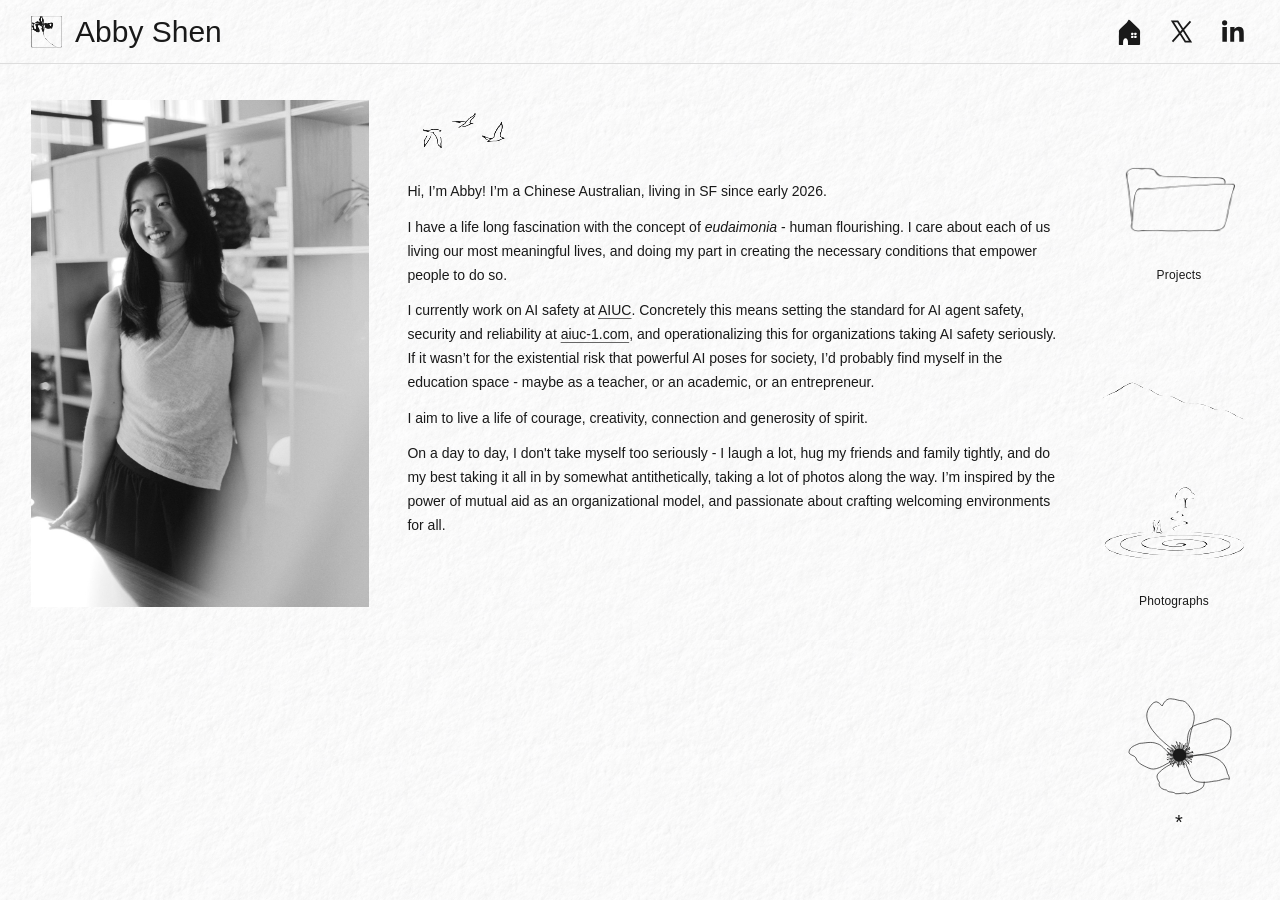
<file: index.html>
<!doctype html>
<html lang="en"><head><meta charset="utf-8"><meta name="viewport" content="width=device-width,initial-scale=1"><meta name="theme-color" content="#191919"><meta name="description" content="Abby Shen. An optimistic existentialist, working in technology, building community, and finding beauty in the everyday."><link rel="canonical" href="https://abbyshen.com/"><meta property="og:type" content="website"><meta property="og:title" content="Abby Shen — A small corner of the internet"><meta property="og:description" content="A small corner of the internet. Technology, community, photographs, and things made out of curiosity."><meta property="og:image" content="https://abbyshen.com/assets/portrait/abby.jpg"><meta property="og:image:alt" content="Abby Shen"><meta property="og:url" content="https://abbyshen.com/"><meta name="twitter:card" content="summary_large_image"><title>Abby Shen — The monochrome edition</title><link rel="icon" href="assets/favicon-flower.png" type="image/png"><link rel="stylesheet" href="styles.css"><script src="desktop-drag.js" defer></script></head>
<body class="home-page"><a class="skip-link" href="#main">Skip to content</a><svg class="palette-filters" aria-hidden="true" focusable="false" xmlns="http://www.w3.org/2000/svg"><defs><filter id="black-ink" color-interpolation-filters="sRGB"><feColorMatrix in="SourceGraphic" type="matrix" values="0 0 0 0 0  0 0 0 0 0  0 0 0 0 0  -0.2126 -0.7152 -0.0722 0 1" result="ink-mask"/><feComposite in="ink-mask" in2="SourceGraphic" operator="in" result="ink-alpha"/><feFlood flood-color="#191919" result="black"/><feComposite in="black" in2="ink-alpha" operator="in"/></filter><filter id="fine-ink" color-interpolation-filters="sRGB"><feColorMatrix in="SourceGraphic" type="matrix" values="0 0 0 0 0  0 0 0 0 0  0 0 0 0 0  -0.2126 -0.7152 -0.0722 0 1" result="ink-mask"/><feComposite in="ink-mask" in2="SourceGraphic" operator="in" result="ink-alpha"/><feMorphology in="ink-alpha" operator="dilate" radius="0.22" result="fine-alpha"/><feFlood flood-color="#191919" result="black"/><feComposite in="black" in2="fine-alpha" operator="in"/></filter><filter id="photo-ink" color-interpolation-filters="sRGB"><feColorMatrix in="SourceGraphic" type="matrix" values="0 0 0 0 0  0 0 0 0 0  0 0 0 0 0  -0.2126 -0.7152 -0.0722 0 1" result="ink-mask"/><feComposite in="ink-mask" in2="SourceGraphic" operator="in" result="ink-alpha"/><feMorphology in="ink-alpha" operator="dilate" radius="0.22" result="fine-alpha"/><feComponentTransfer in="fine-alpha" result="photo-alpha"><feFuncA type="linear" slope="1.5"/></feComponentTransfer><feFlood flood-color="#191919" result="black"/><feComposite in="black" in2="photo-alpha" operator="in"/></filter></defs></svg><header class="topbar"><div class="wordmark"><span class="wordmark-icon" aria-hidden="true"><img src="assets/favicon-flower.png" width="194" height="196" alt=""></span><span class="wordmark-text">Abby Shen</span></div><nav aria-label="Main navigation"><a class="nav-icon home-link" href="index.html" aria-label="Home" title="Home"><img src="assets/icons/home.svg?v=transparent-house" width="30" height="30" alt=""></a><a class="nav-icon x-link" href="https://x.com/abbyshenn" target="_blank" rel="noopener noreferrer" aria-label="Abby on X (opens in a new tab)" title="X"><svg aria-hidden="true" viewBox="0 0 24 24"><path d="M4 3h4.6L20 21h-4.6L4 3ZM20 3 4 21" fill="none" stroke="currentColor" stroke-width="1.65"/></svg></a><a class="nav-icon linkedin-link" href="https://www.linkedin.com/in/abby-shen/" target="_blank" rel="noopener noreferrer" aria-label="Abby on LinkedIn (opens in a new tab)" title="LinkedIn"><svg aria-hidden="true" viewBox="0 0 24 24" fill="currentColor"><path d="M3 8h4v13H3zM5 2a2.3 2.3 0 1 1 0 4.6A2.3 2.3 0 0 1 5 2ZM10 8h3.8v1.8c.7-1.2 1.9-2.1 3.8-2.1 4 0 4.4 2.6 4.4 6V21h-4v-6.5c0-1.6 0-3.5-2.1-3.5s-2.4 1.6-2.4 3.4V21H10Z"/></svg></a></nav></header><main id="main" class="desktop" aria-label="Abby’s desktop">
  <figure class="portrait"><img class="portrait-monochrome" src="assets/portrait/abby.jpg" width="1000" height="1500" alt="Abby smiling beside warm wooden shelves" fetchpriority="high"><img class="portrait-colour" src="assets/portrait/abby-colour.jpg" width="1000" height="1500" alt="" aria-hidden="true" decoding="async"></figure>
  <section class="about-note" aria-label="Introduction">
    <div class="about-heading" aria-hidden="true"><img class="about-birds ink-decoration" src="assets/icons/birds.png" width="376" height="214" alt="" draggable="false"></div>
    <p>Hi, I’m Abby! I’m a Chinese Australian, living in SF since early 2026.</p>
    <p>I have a life long fascination with the concept of <em>eudaimonia</em> - human flourishing. I care about each of us living our most meaningful lives, and doing my part in creating the necessary conditions that empower people to do so.</p>
    <p>I currently work on AI safety at <a href="https://aiuc.com/" target="_blank" rel="noopener noreferrer">AIUC</a>. Concretely this means setting the standard for AI agent safety, security and reliability at <a href="http://aiuc-1.com" target="_blank" rel="noopener noreferrer">aiuc-1.com</a>, and operationalizing this for organizations taking AI safety seriously. If it wasn’t for the existential risk that powerful AI poses for society, I’d probably find myself in the education space - maybe as a teacher, or an academic, or an entrepreneur.</p>
    <p>I aim to live a life of courage, creativity, connection and generosity of spirit.</p>
    <p>On a day to day, I don't take myself too seriously - I laugh a lot, hug my friends and family tightly, and do my best taking it all in by somewhat antithetically, taking a lot of photos along the way. I’m inspired by the power of mutual aid as an organizational model, and passionate about crafting welcoming environments for all.</p>
  </section>
  <div class="movable-icon folder-item"><a class="desktop-item" aria-describedby="icon-instructions" href="projects.html" draggable="false"><img class="source-ink" src="assets/icons/folder-fine.png" alt="" width="252" height="178" draggable="false"><span class="item-label">Projects</span></a></div>
  <div class="movable-icon camera-item"><a class="desktop-item" aria-describedby="icon-instructions" href="photography/" draggable="false"><span class="photo-reveal"><img class="photo-sketch" src="assets/icons/spiral-sketch-simple.png" alt="" width="772" height="1124" draggable="false"><img class="photo-original" src="assets/photos/spiral-garden.jpg" alt="" aria-hidden="true" width="772" height="1124" draggable="false" decoding="async"></span><span class="item-label">Photographs</span></a></div>
  <div class="movable-icon lamp-item"><a class="desktop-item" aria-describedby="icon-instructions" href="private.html" draggable="false"><img class="private-flower" src="assets/icons/private-flower.svg" alt="" width="160" height="160" draggable="false"><span class="item-label">*</span></a></div>

  <p class="sr-only" id="icon-instructions">Drag to move. With keyboard focus, use arrow keys to move, Escape to reset, or Enter to open.</p>
  <p class="sr-only" id="desktop-status" aria-live="polite"></p>
</main></body></html>
</file>
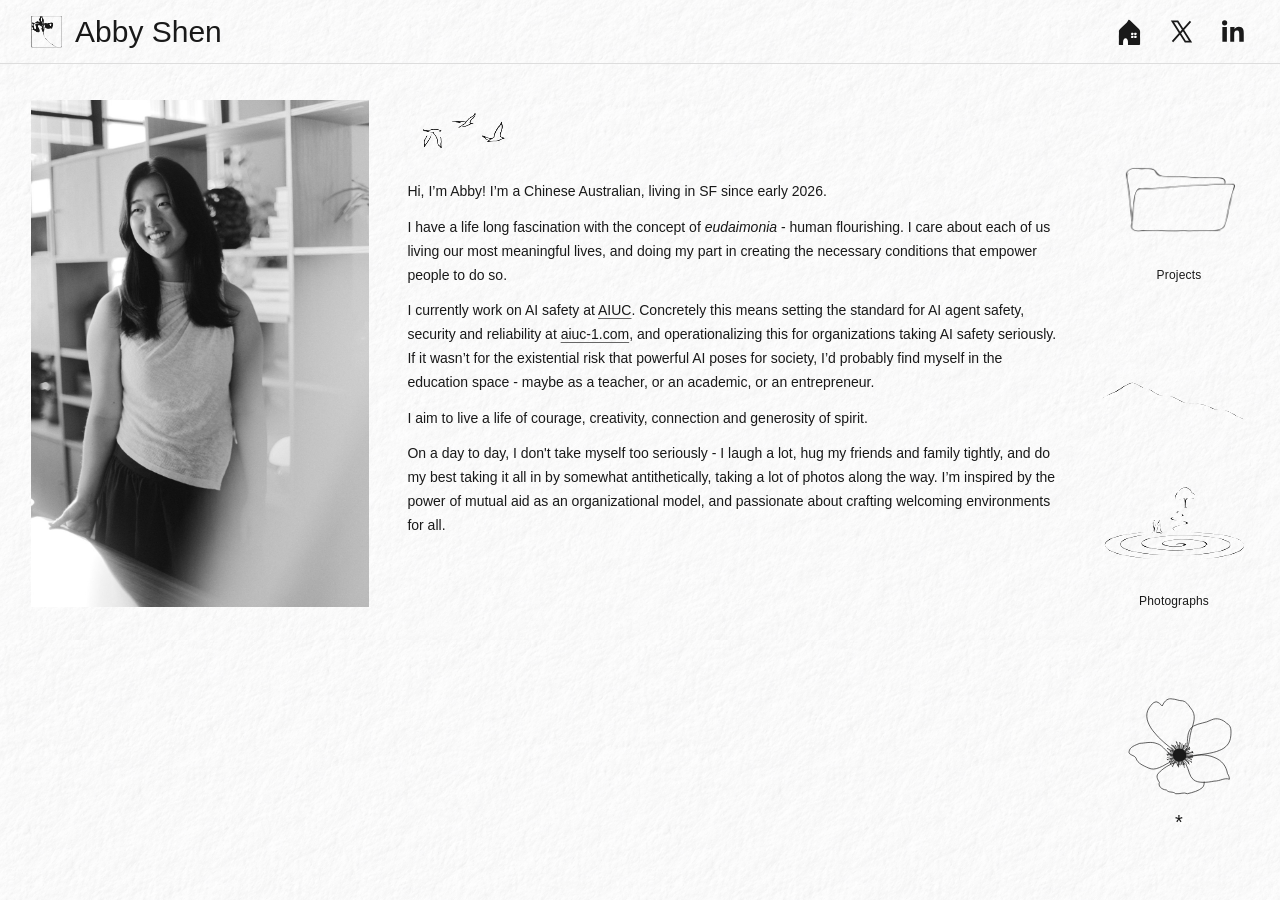
<file: home/index.html>
<!doctype html><html lang="en"><head><meta charset="utf-8"><meta name="viewport" content="width=device-width,initial-scale=1"><meta http-equiv="refresh" content="0;url=../index.html"><meta name="robots" content="noindex"><title>Abby Shen</title></head><body><p><a href="../index.html">Continue to Abby’s website</a>.</p></body></html>
</file>
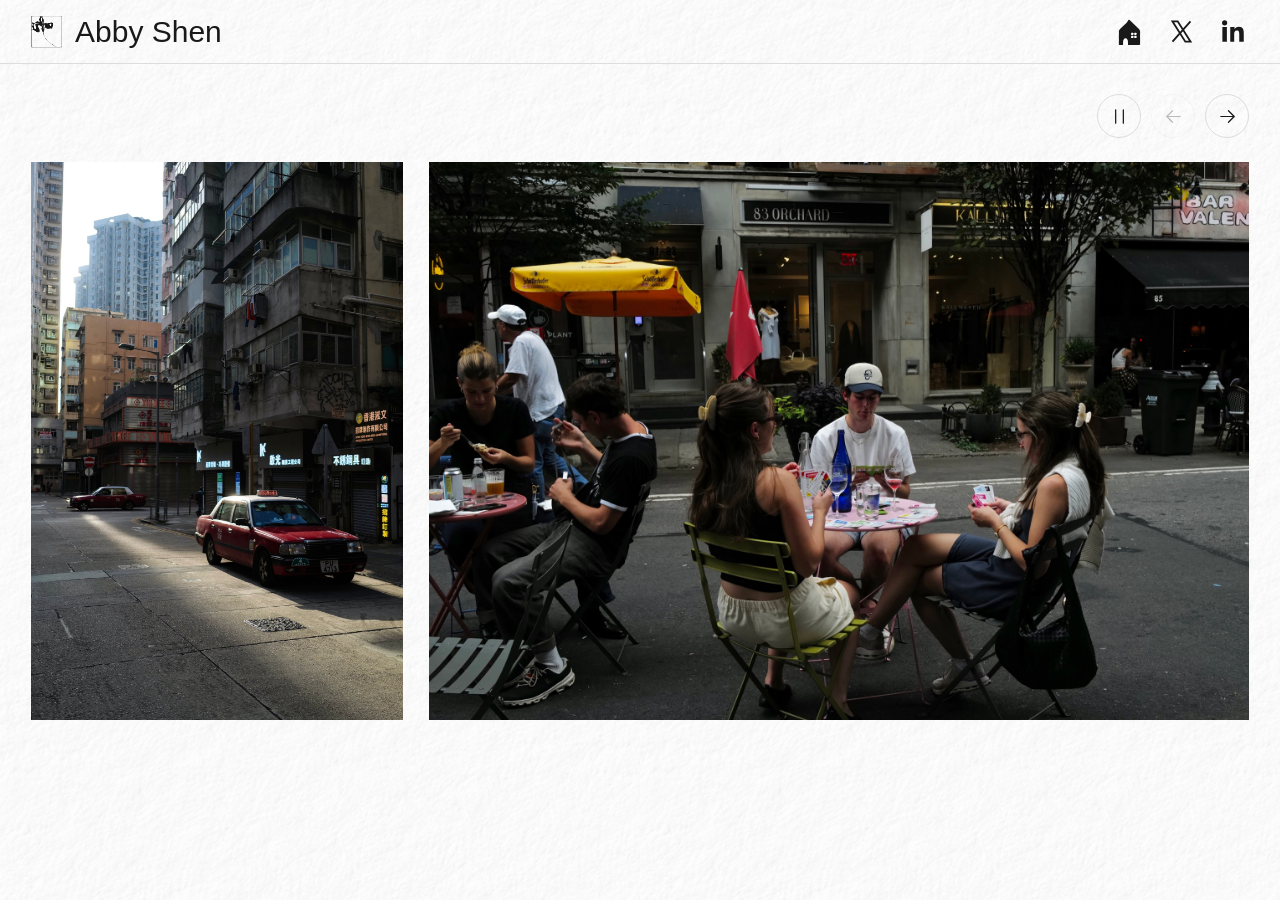
<file: photography/index.html>
<!doctype html>
<html lang="en"><head><meta charset="utf-8"><meta name="viewport" content="width=device-width,initial-scale=1"><meta name="theme-color" content="#191919"><meta name="description" content="Abby Shen. An optimistic existentialist, working in technology, building community, and finding beauty in the everyday."><link rel="canonical" href="https://abbyshen.com/photography/"><meta property="og:type" content="website"><meta property="og:title" content="Photographs — Abby Shen"><meta property="og:description" content="A small corner of the internet. Technology, community, photographs, and things made out of curiosity."><meta property="og:image" content="https://abbyshen.com/assets/portrait/abby.jpg"><meta property="og:image:alt" content="Abby Shen"><meta property="og:url" content="https://abbyshen.com/photography/"><meta name="twitter:card" content="summary_large_image"><title>Photographs — Abby Shen</title><link rel="icon" href="../assets/favicon-flower.png" type="image/png"><link rel="stylesheet" href="../styles.css"><script src="../photo-carousel.js" defer></script></head>
<body class="photography-page"><a class="skip-link" href="#main">Skip to content</a><svg class="palette-filters" aria-hidden="true" focusable="false" xmlns="http://www.w3.org/2000/svg"><defs><filter id="black-ink" color-interpolation-filters="sRGB"><feColorMatrix in="SourceGraphic" type="matrix" values="0 0 0 0 0  0 0 0 0 0  0 0 0 0 0  -0.2126 -0.7152 -0.0722 0 1" result="ink-mask"/><feComposite in="ink-mask" in2="SourceGraphic" operator="in" result="ink-alpha"/><feFlood flood-color="#191919" result="black"/><feComposite in="black" in2="ink-alpha" operator="in"/></filter><filter id="fine-ink" color-interpolation-filters="sRGB"><feColorMatrix in="SourceGraphic" type="matrix" values="0 0 0 0 0  0 0 0 0 0  0 0 0 0 0  -0.2126 -0.7152 -0.0722 0 1" result="ink-mask"/><feComposite in="ink-mask" in2="SourceGraphic" operator="in" result="ink-alpha"/><feMorphology in="ink-alpha" operator="dilate" radius="0.22" result="fine-alpha"/><feFlood flood-color="#191919" result="black"/><feComposite in="black" in2="fine-alpha" operator="in"/></filter></defs></svg><header class="topbar"><div class="wordmark"><span class="wordmark-icon" aria-hidden="true"><img src="../assets/favicon-flower.png" width="194" height="196" alt=""></span><span class="wordmark-text">Abby Shen</span></div><nav aria-label="Main navigation"><a class="nav-icon home-link" href="../index.html" aria-label="Home" title="Home"><img src="../assets/icons/home.svg?v=transparent-house" width="30" height="30" alt=""></a><a class="nav-icon x-link" href="https://x.com/abbyshenn" target="_blank" rel="noopener noreferrer" aria-label="Abby on X (opens in a new tab)" title="X"><svg aria-hidden="true" viewBox="0 0 24 24"><path d="M4 3h4.6L20 21h-4.6L4 3ZM20 3 4 21" fill="none" stroke="currentColor" stroke-width="1.65"/></svg></a><a class="nav-icon linkedin-link" href="https://www.linkedin.com/in/abby-shen/" target="_blank" rel="noopener noreferrer" aria-label="Abby on LinkedIn (opens in a new tab)" title="LinkedIn"><svg aria-hidden="true" viewBox="0 0 24 24" fill="currentColor"><path d="M3 8h4v13H3zM5 2a2.3 2.3 0 1 1 0 4.6A2.3 2.3 0 0 1 5 2ZM10 8h3.8v1.8c.7-1.2 1.9-2.1 3.8-2.1 4 0 4.4 2.6 4.4 6V21h-4v-6.5c0-1.6 0-3.5-2.1-3.5s-2.4 1.6-2.4 3.4V21H10Z"/></svg></a></nav></header><main id="main" class="photo-carousel-page">
  <section class="photo-carousel" aria-label="Favourite photographs" aria-roledescription="carousel">
    <div class="carousel-toolbar">
      <div class="carousel-controls" hidden>
        <button type="button" class="carousel-playback" aria-label="Pause slideshow" title="Pause slideshow" aria-controls="photo-track"><svg viewBox="0 0 24 24" aria-hidden="true"><path class="playback-pause" d="M8 5v14M16 5v14"/><path class="playback-play" d="m8 5 11 7-11 7Z"/></svg></button>
        <button type="button" class="carousel-previous" aria-label="Previous photograph" aria-controls="photo-track" disabled><svg viewBox="0 0 24 24" aria-hidden="true"><path d="M19 12H5m6-6-6 6 6 6"/></svg></button>
        <button type="button" class="carousel-next" aria-label="Next photograph" aria-controls="photo-track"><svg viewBox="0 0 24 24" aria-hidden="true"><path d="M5 12h14m-6-6 6 6-6 6"/></svg></button>
      </div>
    </div>
    <p id="carousel-instructions" class="sr-only">Photos advance automatically every 3 seconds. Use the pause button to stop or resume the slideshow. Swipe or scroll horizontally to explore. Use the previous and next buttons, or the left and right arrow keys. Home returns to the first photograph and End moves to the last.</p>
    <div id="photo-track" class="photo-track" tabindex="0" aria-label="Favourite photographs" aria-describedby="carousel-instructions">
    <figure class="photo-slide" role="group" aria-roledescription="slide" aria-label="1 of 11" tabindex="0" style="--photo-ratio:0.6670000">
      <img src="../assets/photos/favourites/do01090637.jpg" width="1334" height="2000" alt="Red taxis on a sunlit street between tall apartment buildings." fetchpriority="high" decoding="async" draggable="false">
    </figure>
    <figure class="photo-slide" role="group" aria-roledescription="slide" aria-label="2 of 11" tabindex="0" style="--photo-ratio:1.4992504">
      <img src="../assets/photos/favourites/do01230492.jpg" width="2000" height="1334" alt="Friends play cards around a small pink table outside a café." loading="lazy" decoding="async" draggable="false">
    </figure>
    <figure class="photo-slide" role="group" aria-roledescription="slide" aria-label="3 of 11" tabindex="0" style="--photo-ratio:1.4992504">
      <img src="../assets/photos/favourites/do01220968.jpg" width="2000" height="1334" alt="A group of friends laughs together at a sunny outdoor gathering near a forest." loading="lazy" decoding="async" draggable="false">
    </figure>
    <figure class="photo-slide" role="group" aria-roledescription="slide" aria-label="4 of 11" tabindex="0" style="--photo-ratio:1.4992504">
      <img src="../assets/photos/favourites/do01130754.jpg" width="2000" height="1334" alt="Hands surround a blue mahjong table, with tiles, banknotes and red counters." loading="lazy" decoding="async" draggable="false">
    </figure>
    <figure class="photo-slide" role="group" aria-roledescription="slide" aria-label="5 of 11" tabindex="0" style="--photo-ratio:1.4992504">
      <img src="../assets/photos/favourites/do01130972.jpg" width="2000" height="1334" alt="People sit beneath coats hanging on a wall, casting long shadows in the afternoon sun." loading="lazy" decoding="async" draggable="false">
    </figure>
    <figure class="photo-slide" role="group" aria-roledescription="slide" aria-label="6 of 11" tabindex="0" style="--photo-ratio:1.4992504">
      <img src="../assets/photos/favourites/do01230378.jpg" width="2000" height="1334" alt="Two women cross a broad city street in bright sunshine." loading="lazy" decoding="async" draggable="false">
    </figure>
    <figure class="photo-slide" role="group" aria-roledescription="slide" aria-label="7 of 11" tabindex="0" style="--photo-ratio:1.4992504">
      <img src="../assets/photos/favourites/do01230161.jpg" width="2000" height="1334" alt="Two couples dance on an outdoor floor beside a green park." loading="lazy" decoding="async" draggable="false">
    </figure>
    <figure class="photo-slide" role="group" aria-roledescription="slide" aria-label="8 of 11" tabindex="0" style="--photo-ratio:1.4992504">
      <img src="../assets/photos/favourites/do01160724.jpg" width="2000" height="1334" alt="A patch of sunlight falls across blue tiles and a fish decoration beside a quiet shop doorway." loading="lazy" decoding="async" draggable="false">
    </figure>
    <figure class="photo-slide" role="group" aria-roledescription="slide" aria-label="9 of 11" tabindex="0" style="--photo-ratio:0.6670000">
      <img src="../assets/photos/favourites/do01160281.jpg" width="1334" height="2000" alt="Layers of hazy mountains at sunset, with a dark rocky ridge and lone trees in the foreground." loading="lazy" decoding="async" draggable="false">
    </figure>
    <figure class="photo-slide" role="group" aria-roledescription="slide" aria-label="10 of 11" tabindex="0" style="--photo-ratio:1.4981273">
      <img src="../assets/photos/favourites/do01110296.jpg" width="2000" height="1335" alt="An older woman in blue looks back inside a room covered with colourful posters." loading="lazy" decoding="async" draggable="false">
    </figure>
    <figure class="photo-slide" role="group" aria-roledescription="slide" aria-label="11 of 11" tabindex="0" style="--photo-ratio:0.6670000">
      <img src="../assets/photos/favourites/do01100046.jpg" width="1334" height="2000" alt="Incense smoke drifts in front of an ornate temple gateway with a circular opening." loading="lazy" decoding="async" draggable="false">
    </figure>
    </div>
  </section>
</main></body></html>
</file>
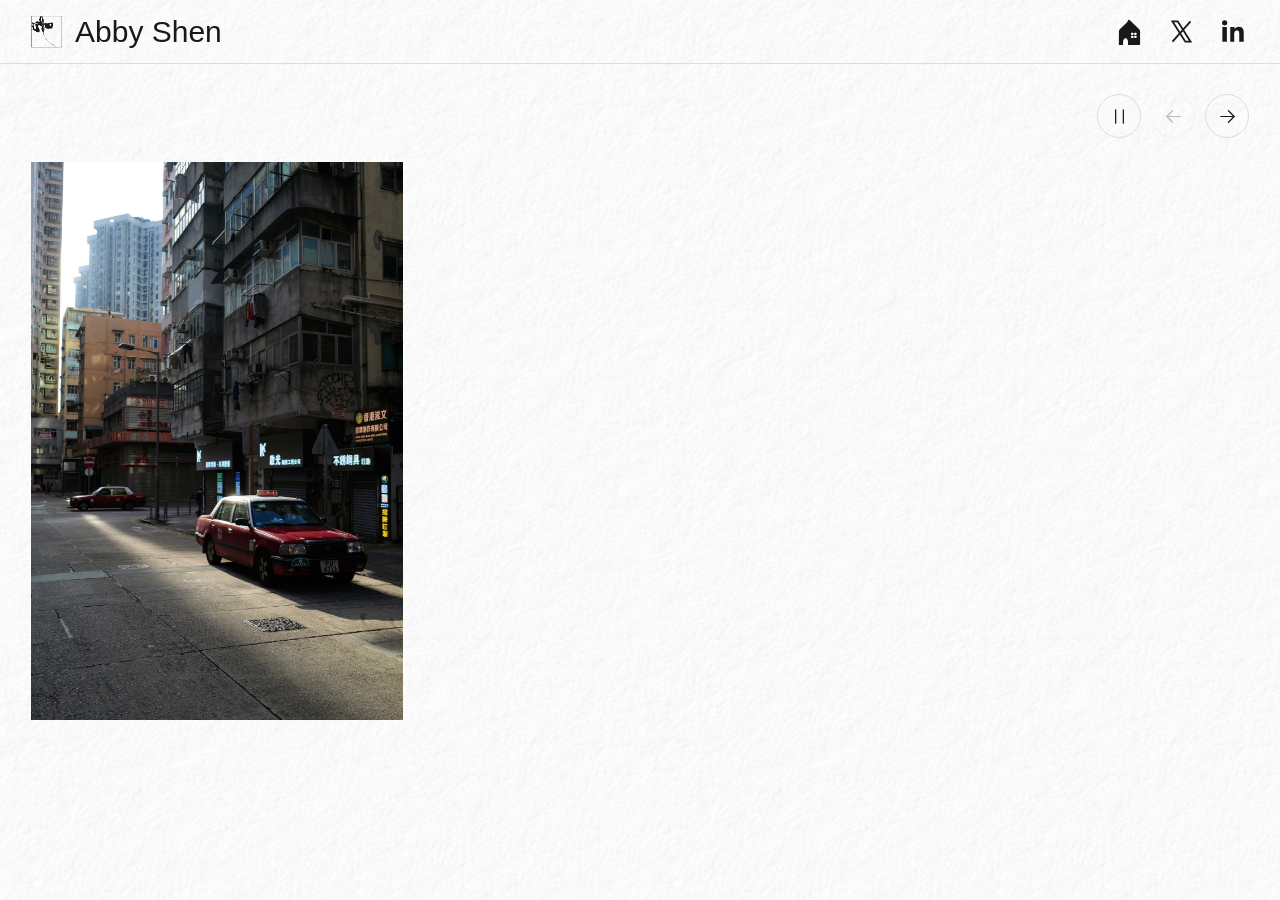
<file: photography/china-2019/index.html>
<!doctype html><html lang="en"><head><meta charset="utf-8"><meta name="viewport" content="width=device-width,initial-scale=1"><meta http-equiv="refresh" content="0;url=../"><meta name="robots" content="noindex"><title>Abby Shen</title></head><body><p><a href="../">Continue to Abby’s website</a>.</p></body></html>
</file>
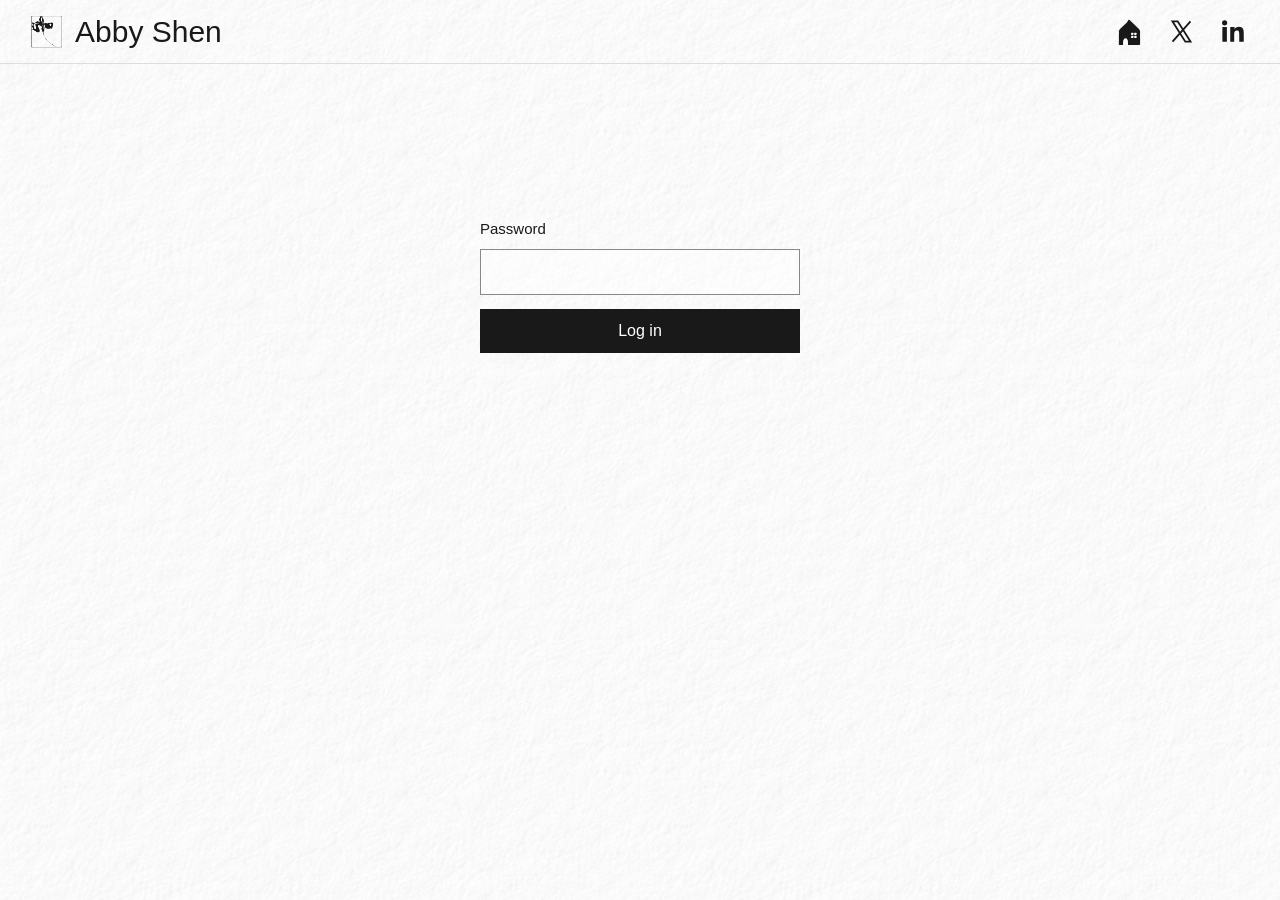
<file: private.html>
<!doctype html>
<html lang="en"><head><meta charset="utf-8"><meta name="viewport" content="width=device-width,initial-scale=1"><meta name="theme-color" content="#191919"><meta name="description" content="Abby Shen. An optimistic existentialist, working in technology, building community, and finding beauty in the everyday."><link rel="canonical" href="https://abbyshen.com/private.html"><meta property="og:type" content="website"><meta property="og:title" content="* — Abby Shen"><meta property="og:description" content="A small corner of the internet. Technology, community, photographs, and things made out of curiosity."><meta property="og:image" content="https://abbyshen.com/assets/portrait/abby.jpg"><meta property="og:image:alt" content="Abby Shen"><meta property="og:url" content="https://abbyshen.com/private.html"><meta name="twitter:card" content="summary_large_image"><title>* — Abby Shen</title><link rel="icon" href="assets/favicon-flower.png" type="image/png"><link rel="stylesheet" href="styles.css"><script src="private-access.js" defer></script></head>
<body class=""><a class="skip-link" href="#main">Skip to content</a><svg class="palette-filters" aria-hidden="true" focusable="false" xmlns="http://www.w3.org/2000/svg"><defs><filter id="black-ink" color-interpolation-filters="sRGB"><feColorMatrix in="SourceGraphic" type="matrix" values="0 0 0 0 0  0 0 0 0 0  0 0 0 0 0  -0.2126 -0.7152 -0.0722 0 1" result="ink-mask"/><feComposite in="ink-mask" in2="SourceGraphic" operator="in" result="ink-alpha"/><feFlood flood-color="#191919" result="black"/><feComposite in="black" in2="ink-alpha" operator="in"/></filter><filter id="fine-ink" color-interpolation-filters="sRGB"><feColorMatrix in="SourceGraphic" type="matrix" values="0 0 0 0 0  0 0 0 0 0  0 0 0 0 0  -0.2126 -0.7152 -0.0722 0 1" result="ink-mask"/><feComposite in="ink-mask" in2="SourceGraphic" operator="in" result="ink-alpha"/><feMorphology in="ink-alpha" operator="dilate" radius="0.22" result="fine-alpha"/><feFlood flood-color="#191919" result="black"/><feComposite in="black" in2="fine-alpha" operator="in"/></filter></defs></svg><header class="topbar"><div class="wordmark"><span class="wordmark-icon" aria-hidden="true"><img src="assets/favicon-flower.png" width="194" height="196" alt=""></span><span class="wordmark-text">Abby Shen</span></div><nav aria-label="Main navigation"><a class="nav-icon home-link" href="index.html" aria-label="Home" title="Home"><img src="assets/icons/home.svg?v=transparent-house" width="30" height="30" alt=""></a><a class="nav-icon x-link" href="https://x.com/abbyshenn" target="_blank" rel="noopener noreferrer" aria-label="Abby on X (opens in a new tab)" title="X"><svg aria-hidden="true" viewBox="0 0 24 24"><path d="M4 3h4.6L20 21h-4.6L4 3ZM20 3 4 21" fill="none" stroke="currentColor" stroke-width="1.65"/></svg></a><a class="nav-icon linkedin-link" href="https://www.linkedin.com/in/abby-shen/" target="_blank" rel="noopener noreferrer" aria-label="Abby on LinkedIn (opens in a new tab)" title="LinkedIn"><svg aria-hidden="true" viewBox="0 0 24 24" fill="currentColor"><path d="M3 8h4v13H3zM5 2a2.3 2.3 0 1 1 0 4.6A2.3 2.3 0 0 1 5 2ZM10 8h3.8v1.8c.7-1.2 1.9-2.1 3.8-2.1 4 0 4.4 2.6 4.4 6V21h-4v-6.5c0-1.6 0-3.5-2.1-3.5s-2.4 1.6-2.4 3.4V21H10Z"/></svg></a></nav></header><main id="main" class="inside-page private-page">
  <section class="private-intro" aria-label="Login">
    <div id="private-gate">
      <form id="private-login" class="password-form">
        <label for="private-password">Password</label>
        <input id="private-password" name="password" type="password" autocomplete="current-password" autocapitalize="none" spellcheck="false" required aria-describedby="private-status">
        <button id="private-submit" type="submit">Log in</button>
        <p id="private-status" class="password-status" role="status" aria-live="polite" aria-atomic="true"></p>
      </form>
      <noscript><p class="gate-intro">Please enable JavaScript to log in.</p></noscript>
    </div>
    <div id="private-unlocked" hidden>
      <div id="private-content"></div>
      <button id="private-lock" class="lock-corner" type="button">Log out</button>
    </div>
  </section>
</main></body></html>
</file>
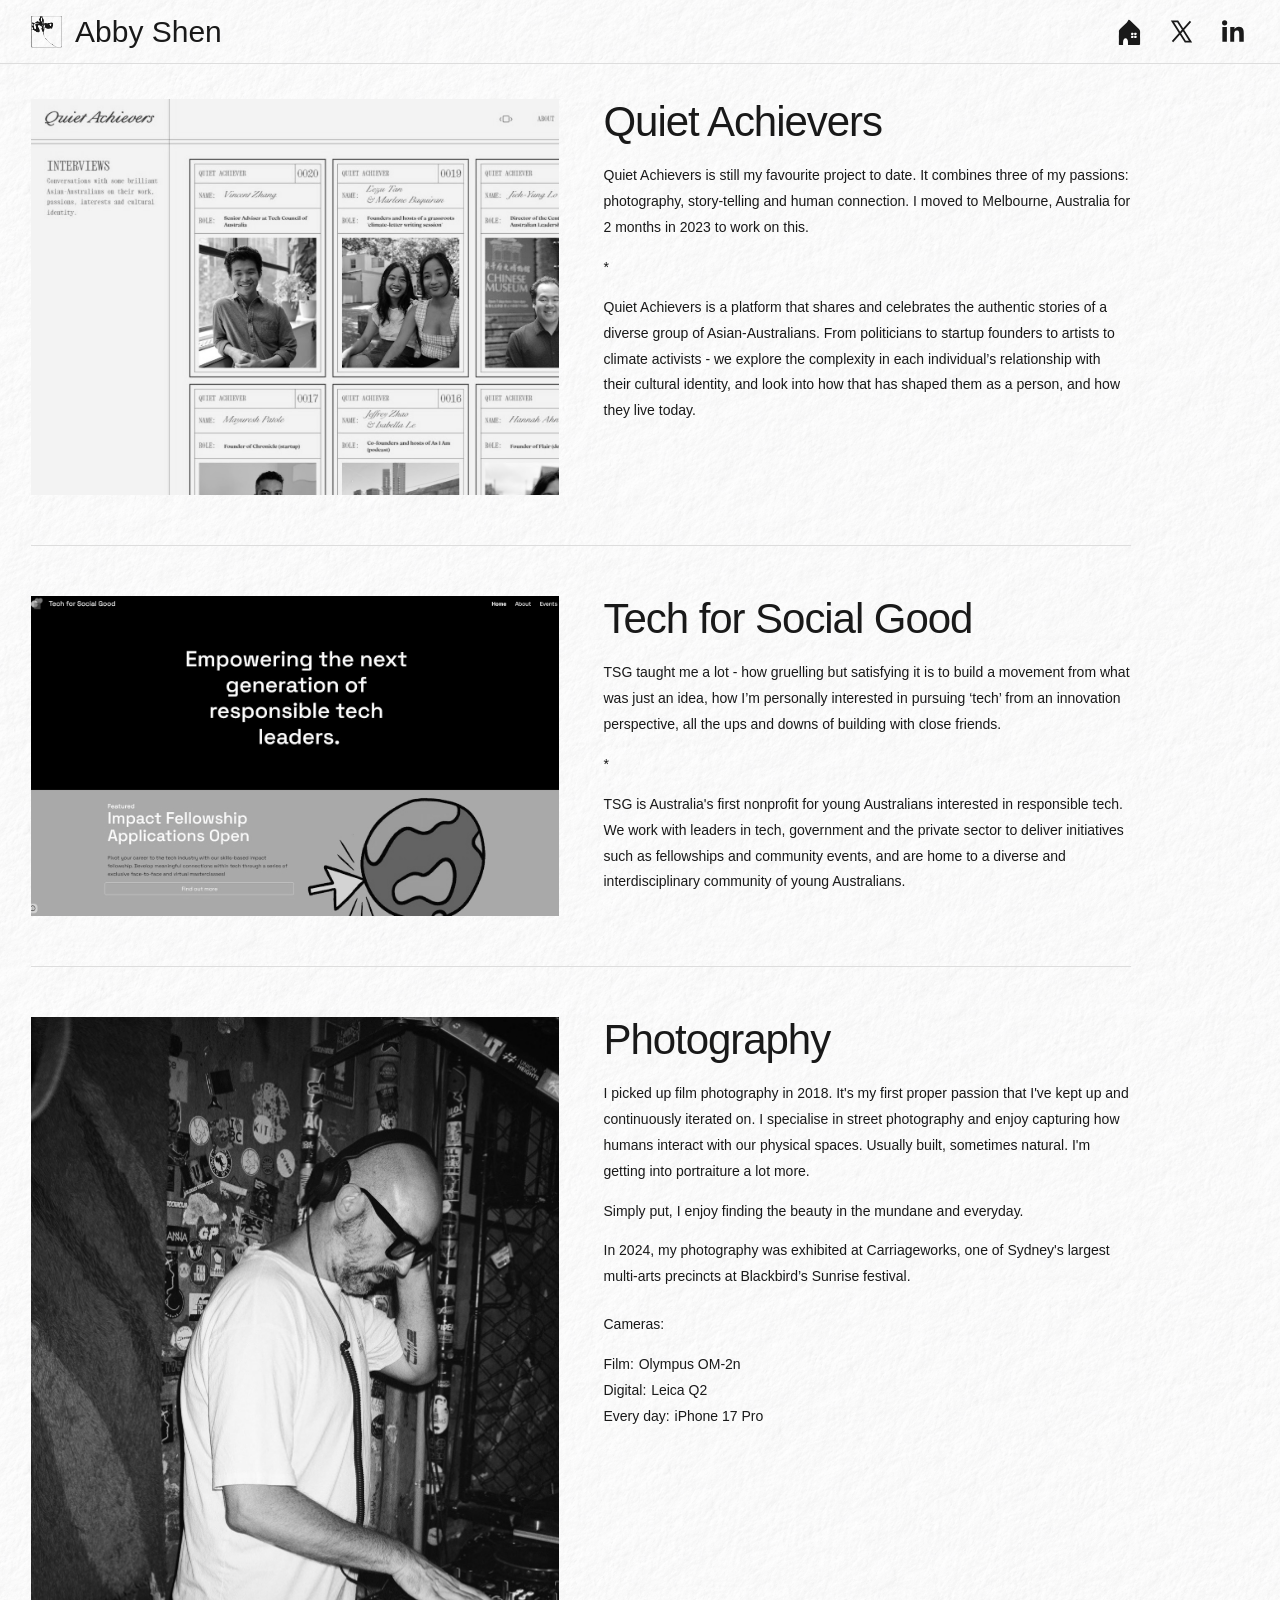
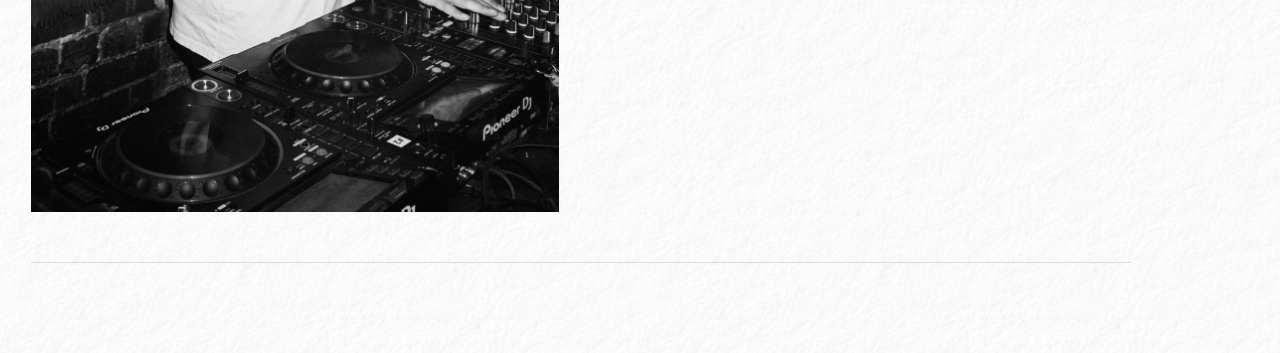
<file: projects.html>
<!doctype html>
<html lang="en"><head><meta charset="utf-8"><meta name="viewport" content="width=device-width,initial-scale=1"><meta name="theme-color" content="#191919"><meta name="description" content="Abby Shen. An optimistic existentialist, working in technology, building community, and finding beauty in the everyday."><link rel="canonical" href="https://abbyshen.com/projects.html"><meta property="og:type" content="website"><meta property="og:title" content="Projects — Abby Shen"><meta property="og:description" content="A small corner of the internet. Technology, community, photographs, and things made out of curiosity."><meta property="og:image" content="https://abbyshen.com/assets/portrait/abby.jpg"><meta property="og:image:alt" content="Abby Shen"><meta property="og:url" content="https://abbyshen.com/projects.html"><meta name="twitter:card" content="summary_large_image"><title>Projects — Abby Shen</title><link rel="icon" href="assets/favicon-flower.png" type="image/png"><link rel="stylesheet" href="styles.css"></head>
<body class=""><a class="skip-link" href="#main">Skip to content</a><svg class="palette-filters" aria-hidden="true" focusable="false" xmlns="http://www.w3.org/2000/svg"><defs><filter id="black-ink" color-interpolation-filters="sRGB"><feColorMatrix in="SourceGraphic" type="matrix" values="0 0 0 0 0  0 0 0 0 0  0 0 0 0 0  -0.2126 -0.7152 -0.0722 0 1" result="ink-mask"/><feComposite in="ink-mask" in2="SourceGraphic" operator="in" result="ink-alpha"/><feFlood flood-color="#191919" result="black"/><feComposite in="black" in2="ink-alpha" operator="in"/></filter><filter id="fine-ink" color-interpolation-filters="sRGB"><feColorMatrix in="SourceGraphic" type="matrix" values="0 0 0 0 0  0 0 0 0 0  0 0 0 0 0  -0.2126 -0.7152 -0.0722 0 1" result="ink-mask"/><feComposite in="ink-mask" in2="SourceGraphic" operator="in" result="ink-alpha"/><feMorphology in="ink-alpha" operator="dilate" radius="0.22" result="fine-alpha"/><feFlood flood-color="#191919" result="black"/><feComposite in="black" in2="fine-alpha" operator="in"/></filter></defs></svg><header class="topbar"><div class="wordmark"><span class="wordmark-icon" aria-hidden="true"><img src="assets/favicon-flower.png" width="194" height="196" alt=""></span><span class="wordmark-text">Abby Shen</span></div><nav aria-label="Main navigation"><a class="nav-icon home-link" href="index.html" aria-label="Home" title="Home"><img src="assets/icons/home.svg?v=transparent-house" width="30" height="30" alt=""></a><a class="nav-icon x-link" href="https://x.com/abbyshenn" target="_blank" rel="noopener noreferrer" aria-label="Abby on X (opens in a new tab)" title="X"><svg aria-hidden="true" viewBox="0 0 24 24"><path d="M4 3h4.6L20 21h-4.6L4 3ZM20 3 4 21" fill="none" stroke="currentColor" stroke-width="1.65"/></svg></a><a class="nav-icon linkedin-link" href="https://www.linkedin.com/in/abby-shen/" target="_blank" rel="noopener noreferrer" aria-label="Abby on LinkedIn (opens in a new tab)" title="LinkedIn"><svg aria-hidden="true" viewBox="0 0 24 24" fill="currentColor"><path d="M3 8h4v13H3zM5 2a2.3 2.3 0 1 1 0 4.6A2.3 2.3 0 0 1 5 2ZM10 8h3.8v1.8c.7-1.2 1.9-2.1 3.8-2.1 4 0 4.4 2.6 4.4 6V21h-4v-6.5c0-1.6 0-3.5-2.1-3.5s-2.4 1.6-2.4 3.4V21H10Z"/></svg></a></nav></header><main id="main" class="inside-page projects-page" aria-label="Projects"><div class="projects-list">
  <article aria-labelledby="quiet-achievers-title">
    <a class="project-picture" href="https://www.quietachievers.au/" target="_blank" rel="noopener noreferrer" aria-label="Visit Quiet Achievers (opens in a new tab)"><img src="assets/projects/quiet-achievers.jpg" alt="Quiet Achievers: portraits and interviews with Asian-Australians" width="1280" height="961" loading="lazy"></a>
    <div>
      <h2 id="quiet-achievers-title">Quiet Achievers</h2>
      <p>Quiet Achievers is still my favourite project to date. It combines three of my passions: photography, story-telling and human connection. I moved to Melbourne, Australia for 2 months in 2023 to work on this.</p>
      <p aria-hidden="true">*</p>
      <p>Quiet Achievers is a platform that shares and celebrates the authentic stories of a diverse group of Asian-Australians. From politicians to startup founders to artists to climate activists - we explore the complexity in each individual’s relationship with their cultural identity, and look into how that has shaped them as a person, and how they live today.</p>
    </div>
  </article>
  <article aria-labelledby="tsg-title">
    <figure class="project-picture" tabindex="0"><img src="assets/projects/tech-for-social-good.jpg" alt="Tech for Social Good: empowering the next generation of responsible tech leaders" width="1280" height="776" loading="lazy"></figure>
    <div>
      <h2 id="tsg-title">Tech for Social Good</h2>
      <p>TSG taught me a lot - how gruelling but satisfying it is to build a movement from what was just an idea, how I’m personally interested in pursuing ‘tech’ from an innovation perspective, all the ups and downs of building with close friends.</p>
      <p aria-hidden="true">*</p>
      <p>TSG is Australia's first nonprofit for young Australians interested in responsible tech. We work with leaders in tech, government and the private sector to deliver initiatives such as fellowships and community events, and are home to a diverse and interdisciplinary community of young Australians.</p>
    </div>
  </article>
  <article aria-labelledby="photography-title">
    <a class="project-picture" href="photography/" aria-label="View photographs"><img src="assets/projects/photography.jpg" alt="A DJ wearing sunglasses and headphones at a mixing desk" width="1061" height="1600" loading="lazy"></a>
    <div>
      <h2 id="photography-title">Photography</h2>
      <p>I picked up film photography in 2018. It's my first proper passion that I've kept up and continuously iterated on. I specialise in street photography and enjoy capturing how humans interact with our physical spaces. Usually built, sometimes natural. I'm getting into portraiture a lot more.</p>
      <p>Simply put, I enjoy finding the beauty in the mundane and everyday.</p>
      <p>In 2024, my photography was exhibited at Carriageworks, one of Sydney's largest multi-arts precincts at Blackbird’s Sunrise festival.</p>
      <div class="camera-notes"><p>Cameras:</p><dl><div><dt>Film:</dt><dd>Olympus OM-2n</dd></div><div><dt>Digital:</dt><dd>Leica Q2</dd></div><div><dt>Every day:</dt><dd>iPhone 17 Pro</dd></div></dl></div>
    </div>
  </article>
</div></main></body></html>
</file>
<file: styles.css>
:root{--paper:#ffffff;--ink:#191919;--accent:#191919;--muted:#666666;--line:#dddddd;--font:Helvetica,Arial,sans-serif;--serif:var(--font);--sans:var(--font)}*{box-sizing:border-box}html{background:var(--paper);color:var(--ink)}body{margin:0;font:16px/1.65 var(--sans);-webkit-font-smoothing:antialiased;font-synthesis:none}a{color:inherit;text-decoration:none}img{display:block;max-width:100%;height:auto}figure,h1,h2,p{margin:0}button,input,select,textarea{font:inherit}button,a{-webkit-tap-highlight-color:transparent}::selection{background:#e5e5e5;color:var(--ink)}a:focus-visible{outline:2px solid var(--accent);outline-offset:7px}.skip-link{position:fixed;left:16px;top:-100px;background:var(--ink);color:var(--paper);padding:10px 18px;z-index:100}.skip-link:focus{top:12px}.topbar{height:64px;background:var(--accent);color:var(--paper);display:flex;align-items:center;justify-content:space-between;padding:0 31px;gap:30px}.wordmark{font:30px/1 var(--serif);letter-spacing:-.025em}.topbar nav{display:flex;align-items:center;gap:20px}.nav-icon{display:grid;place-items:center;width:32px;height:38px;transition:opacity .2s}.nav-icon:hover{opacity:.65}.nav-icon svg{display:block;width:27px;height:27px}.nav-icon img{width:30px;height:30px}.linkedin-link{font:700 29px/1 var(--font);letter-spacing:-1.5px;padding-right:1px}.topbar a:focus-visible{outline-color:var(--paper)}.desktop{position:relative;max-width:1450px;margin:0 auto;min-height:max(705px,calc(100svh - 64px));padding:64px 62px 132px;display:grid;grid-template-columns:29% 1fr 20%;grid-template-rows:auto 210px;column-gap:6%;align-content:start;align-items:start}.portrait{grid-column:1;grid-row:1/3;width:100%;margin-top:2px}.portrait>img{width:100%;height:auto;box-shadow:0 2px 6px #0000000c}.portrait figcaption{font:normal 18px/1.4 var(--serif);color:var(--muted);margin-top:16px;text-align:center}.about-note{grid-column:2;grid-row:1;max-width:425px;margin-top:-5px}.about-note h1{display:inline-block;font:normal 44px/1.15 var(--serif);letter-spacing:-.025em;border-bottom:0;padding-bottom:0;margin-bottom:24px;transform:rotate(-1deg)}h1 span{color:var(--accent)}.about-note p{font-size:14px;line-height:1.8;margin-bottom:15px}.about-note .hello{font-size:16px;line-height:1.6;margin-bottom:17px}.about-note p:last-child{margin-bottom:0}.about-note p a{text-decoration:underline;text-underline-offset:3px;text-decoration-color:var(--muted)}.about-note p a:hover{color:var(--accent)}.desktop-item{display:flex;flex-direction:column;align-items:center;justify-content:center;width:max-content;max-width:100%;transition:transform .25s ease;align-self:start}.desktop-item img{object-fit:contain;pointer-events:none;user-select:none}.desktop-item .item-label{font-size:13px;line-height:1.35;font-weight:400;display:inline-block;padding:4px 9px;border-radius:3px;transition:background .2s,color .2s;white-space:nowrap}.desktop-item:hover{transform:translateY(-4px) rotate(-2deg)}.desktop-item:active{transform:translateY(-1px)}.folder-item{grid-column:3;grid-row:1;margin-top:139px;justify-self:center}.folder-item img{width:135px}.folder-item .item-label{margin-top:8px}.camera-item{grid-column:2;grid-row:2;justify-self:start;margin:6px 0 0 47px;transform:rotate(-5deg)}.camera-item img{width:180px;margin-top:-8px;margin-bottom:-20px}.camera-item .item-label{transform:rotate(5deg)}.lamp-item{grid-column:3;grid-row:2;justify-self:end;margin-top:74px;transform:rotate(3deg);width:206px}.lamp-item img{width:206px}.lamp-item .item-label{margin-top:3px;transform:rotate(-3deg)}.inside-page{width:calc(100% - 96px);max-width:1100px;margin:0 auto;padding:35px 0 90px}.back-link{font-size:12px;color:var(--muted);display:inline-block;padding:8px 0}.back-link:hover{color:var(--ink)}.page-heading{display:flex;align-items:center;gap:32px;margin:44px 0 35px}.page-icon{width:150px;max-height:160px;object-fit:contain}.page-icon.folder{width:115px;margin:10px 18px}.eyebrow{font:10px/1.6 var(--font);color:var(--muted);margin-bottom:8px}.inside-page h1{font:68px/1.08 var(--serif);letter-spacing:-.025em;font-weight:400}.page-heading>div>p:last-child{font-size:14px;margin-top:15px;color:var(--muted)}.intro-copy{font-size:15px;line-height:1.8;max-width:640px;margin-bottom:48px}.projects-list{display:grid;gap:50px;margin-top:50px}.projects-list article{display:grid;grid-template-columns:1fr 1fr;gap:45px;align-items:center;padding-bottom:50px;border-bottom:1px solid var(--line)}.project-picture img{width:100%;aspect-ratio:1.45;object-fit:cover;object-position:center}.projects-list h2{font:42px/1.1 var(--serif);letter-spacing:-.025em;margin-bottom:18px}.projects-list article>div>p:not(.eyebrow){font-size:14px;line-height:1.85;color:var(--muted)}.underlined{display:inline-block;font-size:12px;border-bottom:1px solid var(--accent);padding-bottom:3px;margin-top:20px}.photo-preview{display:grid;grid-template-columns:.85fr 1fr 1fr;gap:30px;align-items:center}.photo-preview figure:nth-child(3){align-self:end}.photo-preview figure img{width:100%}.photo-preview figcaption{font:10px/1.5 var(--font);color:var(--muted);margin-top:12px}.coming-note{display:block;font:normal 23px/1.4 var(--serif);color:var(--muted);margin-top:35px}
@media(min-width:1450px){.desktop{padding-top:85px;grid-template-rows:auto 245px;min-height:max(840px,calc(100svh - 64px))}.about-note p{font-size:16px}.about-note .hello{font-size:18px}.about-note h1{font-size:48px}.folder-item img{width:155px}.camera-item{margin-top:15px}.camera-item img{width:200px}.lamp-item{width:230px;margin-top:95px}.lamp-item img{width:230px}}
@media(max-width:1050px){.desktop{padding:48px 38px 85px;column-gap:5%;grid-template-columns:29% 1fr 18%;grid-template-rows:auto 185px}.portrait{margin-top:6px}.about-note p{font-size:13px;line-height:1.75}.about-note .hello{font-size:14px}.about-note h1{font-size:39px;margin-bottom:20px}.folder-item img{width:115px}.folder-item{margin-top:150px}.lamp-item{width:175px;margin-top:65px}.lamp-item img{width:175px}.camera-item{margin-left:22px}.camera-item img{width:160px}.desktop-item .item-label{font-size:12px}}
@media(max-width:760px){.topbar{height:60px;padding:0 22px}.wordmark{font-size:28px}.topbar nav{gap:15px}.nav-icon{width:29px;height:38px}.nav-icon img{width:27px;height:27px}.nav-icon svg{width:24px;height:24px}.linkedin-link{font-size:27px}.desktop{min-height:0;display:grid;grid-template-columns:1fr 1fr;grid-template-rows:auto auto auto auto;padding:36px 26px 85px;column-gap:20px;row-gap:32px}.portrait{grid-column:1/-1;grid-row:1;width:64%;max-width:300px;margin:0;justify-self:start;transform:rotate(-2deg)}.portrait figcaption{font-size:16px;margin-top:11px}.about-note{grid-column:1/-1;grid-row:2;max-width:none;margin:0;padding-top:3px}.about-note h1{font-size:43px;margin-bottom:22px}.about-note p{font-size:14px;line-height:1.8;margin-bottom:15px}.about-note .hello{font-size:16px}.folder-item{grid-column:2;grid-row:1;align-self:end;justify-self:end;margin:0 -8px 15px 0;z-index:1}.folder-item img{width:100px}.desktop-item .item-label{font-size:12px}.camera-item{grid-column:1;grid-row:3;margin:4px 0 0 8px;justify-self:center;transform:rotate(-5deg)}.camera-item img{width:153px;margin-bottom:-18px}.lamp-item{grid-column:2;grid-row:3;width:168px;margin:52px -4px 0 0;justify-self:end}.lamp-item img{width:168px}.inside-page{width:calc(100% - 44px);padding-top:22px}.page-heading{gap:16px;margin:28px 0}.page-icon{width:95px;max-height:110px}.page-icon.folder{width:80px;margin:0}.inside-page h1{font-size:49px}.page-heading>div>p:last-child{font-size:12px;margin-top:10px}.eyebrow{font-size:9px}.intro-copy{font-size:14px;margin-bottom:32px}.photo-preview{grid-template-columns:1fr 1fr;gap:25px 20px}.photo-preview figure:first-child{grid-row:span 2}.photo-preview figure img{width:100%}.projects-list{margin-top:35px;gap:35px}.projects-list article{grid-template-columns:1fr;gap:25px;padding-bottom:35px}.projects-list h2{font-size:37px}.coming-note{font-size:21px}}
@media(max-width:360px){.desktop{padding-inline:20px;column-gap:10px}.folder-item{margin-right:-2px}.folder-item img{width:86px}.camera-item img{width:135px}.lamp-item{width:140px}.lamp-item img{width:140px}.inside-page h1{font-size:42px}.page-heading{gap:10px}.page-icon{width:80px}}
@media(prefers-reduced-motion:reduce){*,*::before,*::after{transition:none!important;animation:none!important}html{scroll-behavior:auto}}/* A shared edge keeps the portrait precisely aligned with the wordmark. */
:root{--page-gutter:31px;--portrait-width:338px;--portrait-height:507px}.topbar{padding-inline:var(--page-gutter)}.desktop{max-width:none;margin:0;padding-inline:var(--page-gutter);grid-template-columns:var(--portrait-width) minmax(340px,430px) minmax(155px,1fr);column-gap:clamp(44px,7vw,120px);grid-template-rows:auto 220px;padding-bottom:145px}.portrait{width:var(--portrait-width);max-width:none;transform:none;margin-top:2px}.portrait>img{width:var(--portrait-width);height:var(--portrait-height);max-width:none;object-fit:cover}.source-ink,.lamp-item img{filter:contrast(1.18) url("#fine-ink")}.palette-filters{position:absolute;width:0;height:0;overflow:hidden;pointer-events:none}.movable-icon{position:relative;width:max-content;max-width:none;display:flex;flex-direction:column;align-items:center;transform:translate(var(--drag-x,0px),var(--drag-y,0px));transition:none;user-select:none;touch-action:pan-y}.desktop-item{transition:none;transform:none;max-width:none}.desktop-item:hover,.desktop-item:active{transform:none}.movable-icon .item-label{transform:none}.folder-item{justify-self:center;margin-top:130px}.folder-item img{width:150px;height:auto}.folder-item .item-label{margin-top:5px}.camera-item{margin:24px 0 0 42px;justify-self:start}.camera-item img{width:185px;height:auto;margin:0}.camera-item .item-label{margin-top:0}.lamp-item{width:170px;justify-self:end;margin-top:53px;margin-right:35px}.lamp-item img{width:165px;height:180px;object-fit:contain}.lamp-item .item-label{margin-top:0}.sr-only{position:absolute;width:1px;height:1px;margin:-1px;overflow:hidden;clip:rect(0,0,0,0);white-space:nowrap}
@media(min-width:1450px){.desktop{padding-top:64px;grid-template-rows:auto 240px;min-height:max(790px,calc(100svh - 64px))}.about-note p{font-size:14px}.about-note .hello{font-size:16px}.about-note h1{font-size:44px}.folder-item img{width:150px}.camera-item img{width:185px}.lamp-item img{width:165px}}
@media(min-width:761px) and (max-width:1050px){.desktop{grid-template-columns:var(--portrait-width) minmax(280px,1fr) 145px;column-gap:32px}.lamp-item{margin-right:0;width:145px}.lamp-item img{width:145px}.camera-item{margin-left:12px}}
@media(min-width:761px) and (max-width:999px){.desktop{grid-template-columns:var(--portrait-width) minmax(0,1fr);grid-template-rows:auto 210px 185px;column-gap:40px;padding-bottom:120px}.portrait{grid-row:1}.about-note{grid-column:2;grid-row:1}.folder-item{grid-column:2;grid-row:2;justify-self:end;margin:40px 20px 0 0}.camera-item{grid-column:1;grid-row:2;margin:20px 0 0 25px}.lamp-item{grid-column:2;grid-row:3;margin:5px 45px 0 0;justify-self:end}}
@media(max-width:760px){:root{--page-gutter:22px;--portrait-width:286px;--portrait-height:429px}.topbar{padding-inline:var(--page-gutter)}.desktop{grid-template-columns:1fr 1fr;grid-template-rows:auto auto auto;column-gap:20px;padding:36px var(--page-gutter) 115px;row-gap:32px}.portrait{width:var(--portrait-width);max-width:none;grid-column:1/-1;grid-row:1;margin:0;transform:none}.portrait>img{width:var(--portrait-width);height:var(--portrait-height)}.folder-item{grid-column:2;grid-row:1;align-self:end;margin:0 -3px 25px 0;justify-self:end}.folder-item img{width:112px}.camera-item{grid-column:1;grid-row:3;margin:8px 0 0;justify-self:start}.camera-item img{width:150px}.lamp-item{grid-column:2;grid-row:3;width:145px;margin:48px 0 0;justify-self:end}.lamp-item img{width:135px;height:148px}}
@media(max-width:360px){:root{--page-gutter:20px;--portrait-width:247px;--portrait-height:370.5px}.desktop{column-gap:12px}.folder-item img{width:92px}.camera-item img{width:130px}.lamp-item{width:128px}.lamp-item img{width:120px;height:140px}}/* The monochrome edition: fine ink,white space,a botanical margin. */
img{filter:grayscale(1)}.topbar{background:var(--paper);color:var(--ink);border-bottom:1px solid var(--line)}.topbar a:focus-visible{outline-color:var(--ink)}.desktop{isolation:isolate;min-height:max(790px,calc(100svh - 64px));grid-template-columns:var(--portrait-width) minmax(320px,425px) minmax(150px,1fr);column-gap:clamp(40px,6vw,90px);padding-right:240px;grid-template-rows:auto 240px;padding-bottom:145px}.about-note{position:relative;z-index:1}.about-heading{display:flex;align-items:center;gap:22px;margin-bottom:24px}.about-note h1{flex:none;margin-bottom:0;border-bottom-width:0}.ink-decoration{filter:grayscale(1) contrast(1.85) url("#black-ink");user-select:none;pointer-events:none}.portrait>img{box-shadow:none}.folder-item{margin-top:152px;justify-self:start}.folder-item img{width:140px;height:118px;object-fit:contain}.camera-item{margin:35px 0 0 18px}.camera-item img{width:162px;height:130px;object-fit:contain}.lamp-item{width:140px;margin:80px 0 0;justify-self:start}.lamp-item img{width:138px;height:156px;object-fit:contain}.desktop-item .item-label{font-size:12px;letter-spacing:.015em}
@media(min-width:1450px){.desktop{padding-top:64px;grid-template-rows:auto 260px}.folder-item img{width:140px}.camera-item img{width:162px}.lamp-item img{width:138px}}
@media(min-width:901px) and (max-width:1200px){.desktop{grid-template-columns:var(--portrait-width) minmax(280px,390px) minmax(100px,1fr);column-gap:35px;padding-right:145px}.folder-item{margin-left:-15px}.folder-item img{width:120px}.lamp-item{width:120px;margin-left:-35px}.lamp-item img{width:118px}}
@media(min-width:761px) and (max-width:999px){.desktop{grid-template-columns:var(--portrait-width) minmax(0,1fr);column-gap:40px;padding-right:31px;grid-template-rows:auto 200px 160px}.about-heading{gap:12px}.folder-item{grid-column:2;grid-row:2;margin:45px 120px 0 0;justify-self:start}.camera-item{grid-column:1;grid-row:2;margin:25px 0 0 35px}.lamp-item{grid-column:2;grid-row:3;margin:0 150px 0 0;justify-self:start}}
@media(max-width:760px){.desktop{grid-template-columns:1fr 1fr;grid-template-rows:auto auto auto;column-gap:20px;padding:36px var(--page-gutter) 115px;min-height:0}.about-heading{gap:22px;margin-bottom:22px}.folder-item{grid-column:2;grid-row:1;margin:0 0 -20px;align-self:end;justify-self:end}.folder-item img{width:100px;height:90px}.camera-item{grid-column:1;grid-row:3;margin:20px 0 0;justify-self:start}.camera-item img{width:145px;height:125px}.lamp-item{grid-column:2;grid-row:3;width:130px;margin:45px 0 0;justify-self:end}.lamp-item img{width:124px;height:140px}}
@media(max-width:360px){.desktop{column-gap:12px}.about-heading{gap:13px}.folder-item img{width:84px;height:82px}.camera-item img{width:125px;height:112px}.lamp-item{width:120px}.lamp-item img{width:112px}}/* Preserve the supplied monochrome photograph; reveal its colour counterpart. */
.portrait{position:relative}.portrait>.portrait-colour{position:absolute;inset:0 auto auto 0;filter:none;opacity:0;pointer-events:none;transition:opacity .3s ease}
@media(hover:hover){.portrait>.portrait-monochrome:hover+.portrait-colour{opacity:1}}/* Cursors carry the movement cue without visible drag handles. */
:root{--cursor-default:url("assets/cursors/star.svg") 17 19,default;--cursor-move:url("assets/cursors/move.svg") 11 11,move;--cursor-link:url("assets/cursors/link-hand.svg") 9 2,pointer}html,body,button{cursor:var(--cursor-default)}a[href],a[href] *{cursor:var(--cursor-link)}.icons-draggable .desktop-item{touch-action:none}.is-moving-icon,.is-moving-icon *{cursor:var(--cursor-move)!important}/* A borderless ink drawing reveals its source photograph on hover. */
.photo-reveal{display:grid;grid-template-columns:minmax(0,1fr);width:166px;padding:0;border:0;background:transparent}.photo-reveal img{grid-area:1/1;width:100%;height:auto;aspect-ratio:772/1124;object-fit:cover;margin:0;filter:none}.photo-reveal .photo-sketch{filter:grayscale(1) contrast(1.4) url("#photo-ink")}.photo-reveal .photo-original{position:relative;z-index:1;opacity:0;transition:opacity .3s ease}.camera-item .item-label{margin-top:8px}.camera-item .desktop-item:focus-visible .photo-original{opacity:1}
@media(hover:hover){.camera-item .desktop-item:hover .photo-original,.page-photo-preview:hover .photo-original{opacity:1}}
@media(min-width:761px) and (max-width:999px){.desktop{grid-template-rows:auto 270px 180px}}
@media(max-width:760px){.camera-item .photo-reveal{width:145px}}
@media(max-width:360px){.camera-item .photo-reveal{width:125px}}.page-photo-preview{width:112px;flex-shrink:0}
@media(max-width:760px){.page-photo-preview{width:82px}}/* All text, including the name and About me heading, uses Helvetica. */
.wordmark,.about-note h1{font-family:var(--font);font-style:normal;font-weight:400;font-synthesis:none;letter-spacing:0}/* The paper texture continues behind the ink and the transparent navigation. */
html{background-color:#faf9f6;background-image:linear-gradient(#ffffffb8,#ffffffb8),url("assets/textures/paper-grain.jpg");background-size:auto,640px 640px}.topbar{background:transparent}

/* A single-screen desktop with an open lower margin. */
@media (min-width:1000px) and (min-height:620px){.home-page .desktop{
    height:calc(100svh - 64px);
    min-height:0;
    grid-template-columns:var(--portrait-width) minmax(320px,460px) minmax(120px,1fr);
    grid-template-rows:auto minmax(0,1fr);
    column-gap:clamp(32px,5vw,80px);
    row-gap:clamp(12px,2svh,20px);
    padding:clamp(22px,4svh,44px) var(--page-gutter) 58px;
  }.home-page .portrait{grid-row:1/3;margin-top:0}.home-page .about-note{max-width:460px;margin-top:0}.home-page .about-heading{margin-bottom:16px}.home-page .about-note p{font-size:14px;line-height:1.7;margin-bottom:12px}.home-page .about-note .hello{font-size:16px;line-height:1.6;margin-bottom:14px}.home-page .about-note p:last-child{margin-bottom:0}.home-page .folder-item{margin:clamp(70px,14svh,135px) 0 0;justify-self:start}.home-page .camera-item{align-self:end;margin:0 0 0 18px;justify-self:start}.home-page .camera-item .photo-reveal{width:clamp(90px,calc(50svh - 225px),166px)}.home-page .lamp-item{align-self:end;justify-self:start;margin:0 0 20px;width:140px}.home-page .lamp-item img{width:138px;height:156px}
}
@media (min-width:1000px) and (min-height:620px) and (max-height:700px){.home-page .desktop{padding-top:22px;padding-bottom:54px;row-gap:12px}.home-page .about-heading{margin-bottom:14px}.home-page .about-note h1{font-size:39px}.home-page .about-note p{font-size:13px;line-height:1.65;margin-bottom:10px}.home-page .about-note .hello{font-size:14px;line-height:1.6;margin-bottom:12px}.home-page .folder-item img{width:120px;height:100px}.home-page .lamp-item{margin-bottom:12px;width:120px}.home-page .lamp-item img{width:112px;height:130px}
}
/* The flower leads the name; its printed left edge shares the portrait gutter. */
.wordmark{display:inline-flex;align-items:center;gap:12px;flex-shrink:0;white-space:nowrap}.wordmark-icon{display:block;width:32px;height:32px;flex:0 0 auto;overflow:hidden}.wordmark-icon img{width:126%;max-width:none;height:auto;transform:translate(-11.3%,-9.2%);filter:grayscale(1) contrast(1.85) url("#black-ink")}
@media(max-width:760px){.topbar{gap:16px}.wordmark{gap:10px}.wordmark-icon{width:30px;height:30px}
}
@media(max-width:380px){.topbar{gap:12px}.topbar nav{gap:9px}.wordmark{font-size:25px;gap:8px}.wordmark-icon{width:28px;height:28px}.nav-icon{width:26px}
}/* Fine-line flower and a minimal password-entry screen. */
.home-page .lamp-item img.private-flower{width:124px;height:132px;object-fit:contain;filter:none}
.home-page .lamp-item .item-label{font-size:20px;line-height:1}.private-page{padding-top:clamp(60px,17vh,160px);padding-bottom:40px}
.private-intro{max-width:480px;margin:0 auto;text-align:center}.gate-intro{font-size:16px;line-height:1.6;margin:18px 0 24px}.password-form{max-width:320px;margin:0 auto;text-align:left}.password-form label{display:block;font-size:15px;margin-bottom:7px}.password-form input,.password-form button,.lock-corner{font:400 16px/1.4 var(--font);font-synthesis:none;border-radius:0}.password-form input{display:block;width:100%;min-height:46px;padding:10px 12px;border:1px solid #8a8884;background:#ffffff55;color:var(--ink);caret-color:var(--ink)}.password-form input:focus-visible,.password-form button:focus-visible,.lock-corner:focus-visible{outline:2px solid var(--ink);outline-offset:4px}.password-form button{display:block;width:100%;min-height:44px;margin-top:14px;padding:10px 14px;border:1px solid var(--ink);background:var(--ink);color:var(--paper)}.password-form button:hover{background:#383838}.password-form button:disabled{opacity:.55}.password-status{min-height:40px;margin-top:12px;font-size:14px;line-height:1.4;color:var(--ink)}#private-gate[hidden],#private-unlocked[hidden]{display:none}#private-content h2{font:400 32px/1.2 var(--font);margin:26px 0 18px}#private-content p{font-size:16px;line-height:1.7}#private-content .coming-note{font-size:21px;margin-top:24px}.lock-corner{border:0;border-bottom:1px solid var(--ink);padding:4px 0;background:none;color:var(--ink);margin-top:28px;font-size:14px}
@media(max-width:760px){.home-page .lamp-item img.private-flower{width:108px;height:120px}
}

/* The original still flock sits beside the About me heading. */
.about-birds{width:120px;min-width:0;flex:0 1 120px;height:auto}

/* Live headings retain their natural text proportions. */
.about-note h1{line-height:1.15;transform:none}
@media(max-width:380px){.photo-landing .page-heading{flex-direction:column;align-items:flex-start;gap:12px}.photo-landing .page-heading h1{font-size:40px}}

/* Full project stories retain their original image proportions. */
.projects-page{width:calc(100% - 2 * var(--page-gutter));margin-inline:var(--page-gutter)}
.projects-page .projects-list{margin-top:0}
.projects-list article{align-items:start}
.projects-list article>div>p:not(.eyebrow){margin-bottom:14px;color:var(--ink)}
.project-picture{display:block}
.project-picture:focus-visible{outline:2px solid var(--ink);outline-offset:5px}
.project-picture img{aspect-ratio:auto;height:auto;object-fit:contain}
.camera-notes{margin-top:22px;font-size:14px;line-height:1.85}
.camera-notes>p{margin-bottom:5px}
.camera-notes dl div{display:flex;gap:.35em;flex-wrap:wrap}
.camera-notes dd{margin:0}
/* Monochrome at rest, original colour on hover or keyboard focus. */
.project-picture img,.photo-preview figure img{filter:grayscale(1);transition:filter .35s ease}
.project-picture:focus-visible img,.photo-preview figure:focus-visible img{filter:grayscale(0)}
.photo-preview figure:focus-visible{outline:2px solid var(--ink);outline-offset:7px}
@media(hover:hover){.project-picture:hover img,.photo-preview figure:hover img{filter:grayscale(0)}}

/* The enlarged portrait gets its own clear space on narrow phones. */
@media(max-width:460px){
  .desktop{grid-template-rows:auto auto auto auto}
  .folder-item{grid-column:2;grid-row:3;align-self:start;margin:20px 0 0}
  .lamp-item{grid-column:2;grid-row:4;margin:0;align-self:start}
}

/* Unframed photographs at one shared height, with space between images. */
.photo-carousel-page{--photo-gap:26px;--photo-height:max(120px,min(62svh,640px,calc((100vw - 2 * var(--page-gutter)) / 1.5),calc(100svh - 250px)));padding:30px var(--page-gutter) 24px;min-width:0}
.carousel-toolbar{display:flex;justify-content:flex-end;margin-bottom:24px}
.carousel-controls{display:flex;align-items:center;gap:10px;margin-left:auto}
.carousel-controls[hidden]{display:none}
.carousel-controls button{display:grid;place-items:center;width:44px;height:44px;padding:0;background:transparent;color:var(--ink);border:1px solid var(--line);border-radius:50%;transition:border-color .2s,opacity .2s}
.carousel-controls button:hover{border-color:var(--ink)}
.carousel-controls button:disabled{opacity:.28}
.carousel-controls svg{width:23px;height:23px;fill:none;stroke:currentColor;stroke-width:1.3;stroke-linecap:round;stroke-linejoin:round}
.photo-track{display:flex;position:relative;gap:var(--photo-gap);align-items:start;overflow-x:auto;overscroll-behavior-x:contain;scroll-snap-type:x mandatory;scrollbar-width:none;outline-offset:5px}
.photo-track::-webkit-scrollbar{display:none;width:0;height:0}
.photo-track::after{content:"";flex:0 0 var(--trailing-space,0px)}
.photo-slide{flex:none;width:calc(var(--photo-height) * var(--photo-ratio));scroll-snap-align:start;outline-offset:-5px}
.photo-slide img{width:100%;max-width:none;height:var(--photo-height);object-fit:contain;filter:none;user-select:none;-webkit-user-drag:none}
.photo-track.is-dragging{scroll-snap-type:none;cursor:var(--cursor-move);user-select:none}
.photo-track.is-dragging *{cursor:var(--cursor-move)}
@media(max-width:760px){.photo-carousel-page{--photo-gap:18px;padding-top:26px}.carousel-toolbar{margin-bottom:22px}.carousel-controls{gap:7px}.carousel-controls button{width:36px;height:36px}.carousel-controls svg{width:20px;height:20px}}

.photo-track:focus-visible,.photo-slide:focus-visible,.carousel-controls button:focus-visible{outline:2px solid var(--ink)}


/* Expanded biography: clear lists, three sections, and a separate icon column. */
.home-page .about-note{font-size:14px;line-height:1.45}
.home-page .about-note h1{font-size:36px;font-style:normal;font-weight:700;line-height:1.1}
.home-page .about-heading{margin-bottom:12px}
.about-list{margin:0;padding-left:18px}
.about-list li{padding-left:2px;margin:0 0 6px}
.about-list li:last-child{margin-bottom:0}
.about-list ul{margin:6px 0 0;padding-left:20px;list-style-type:disc}
.about-list a{text-decoration:underline;text-underline-offset:3px;text-decoration-color:var(--muted)}
.about-list a:hover{color:var(--accent)}
.about-detail{margin-top:16px}
.about-detail h2{font:normal 700 21px/1.2 var(--font);margin:0 0 8px}
@media(min-width:1000px){
  .home-page .desktop{--icon-right-inset:clamp(0px,calc(18vw - 243px),32px);height:auto;min-height:calc(100svh - 64px);grid-template-columns:var(--portrait-width) minmax(0,740px) minmax(150px,1fr);grid-template-rows:minmax(0,1fr) minmax(251px,1.3fr) minmax(0,1fr);column-gap:clamp(28px,3vw,44px);row-gap:12px;padding-top:clamp(22px,4svh,38px);padding-bottom:24px}
  .home-page .portrait{grid-row:1/4}
  .home-page .about-note{grid-column:2;grid-row:1/4;max-width:none}
  .home-page .folder-item{grid-column:3;grid-row:1;margin:0 var(--icon-right-inset) 0 0;align-self:center;justify-self:end;width:140px;max-width:100%}
  .home-page .camera-item{grid-column:3;grid-row:2;margin:0;align-self:center;justify-self:start}
  .home-page .camera-item .photo-reveal{width:150px}
  .home-page .lamp-item{grid-column:3;grid-row:3;margin:0 var(--icon-right-inset) 0 0;align-self:center;justify-self:end;width:140px;max-width:100%}
  .home-page .lamp-item img.private-flower{width:112px;height:120px}
  .home-page .folder-item .desktop-item,.home-page .lamp-item .desktop-item{align-self:center}
}
@media(max-width:999px){
  .home-page .about-note{font-size:15px;line-height:1.55}
  .home-page .about-note h1{font-size:34px}
  .home-page .about-birds{flex-basis:100px;width:100px}
  .about-detail{margin-top:24px}
  .about-list li{margin-bottom:8px}
}

@media(min-width:1200px) and (min-height:620px){
  .home-page .desktop{height:calc(100svh - 64px);min-height:0}
}
@media(min-width:1200px) and (min-height:620px) and (max-height:700px){
  .home-page .desktop{row-gap:22px;padding-bottom:20px}
  .home-page .about-note{font-size:13px;line-height:1.4}
  .home-page .about-note h1{font-size:32px}
  .home-page .about-heading{margin-bottom:8px}
  .home-page .about-birds{width:100px;flex-basis:100px}
  .home-page .about-list li{margin-bottom:4px}
  .home-page .about-list li:last-child{margin-bottom:0}
  .home-page .about-list ul{margin-top:4px}
  .home-page .about-detail{margin-top:12px}
  .home-page .about-detail h2{font-size:19px;margin-bottom:6px}
}

/* A compact pause/play control for the three-second photo slideshow. */
.carousel-playback .playback-play{display:none}
.carousel-playback.is-paused .playback-pause{display:none}
.carousel-playback.is-paused .playback-play{display:block}
</file>
